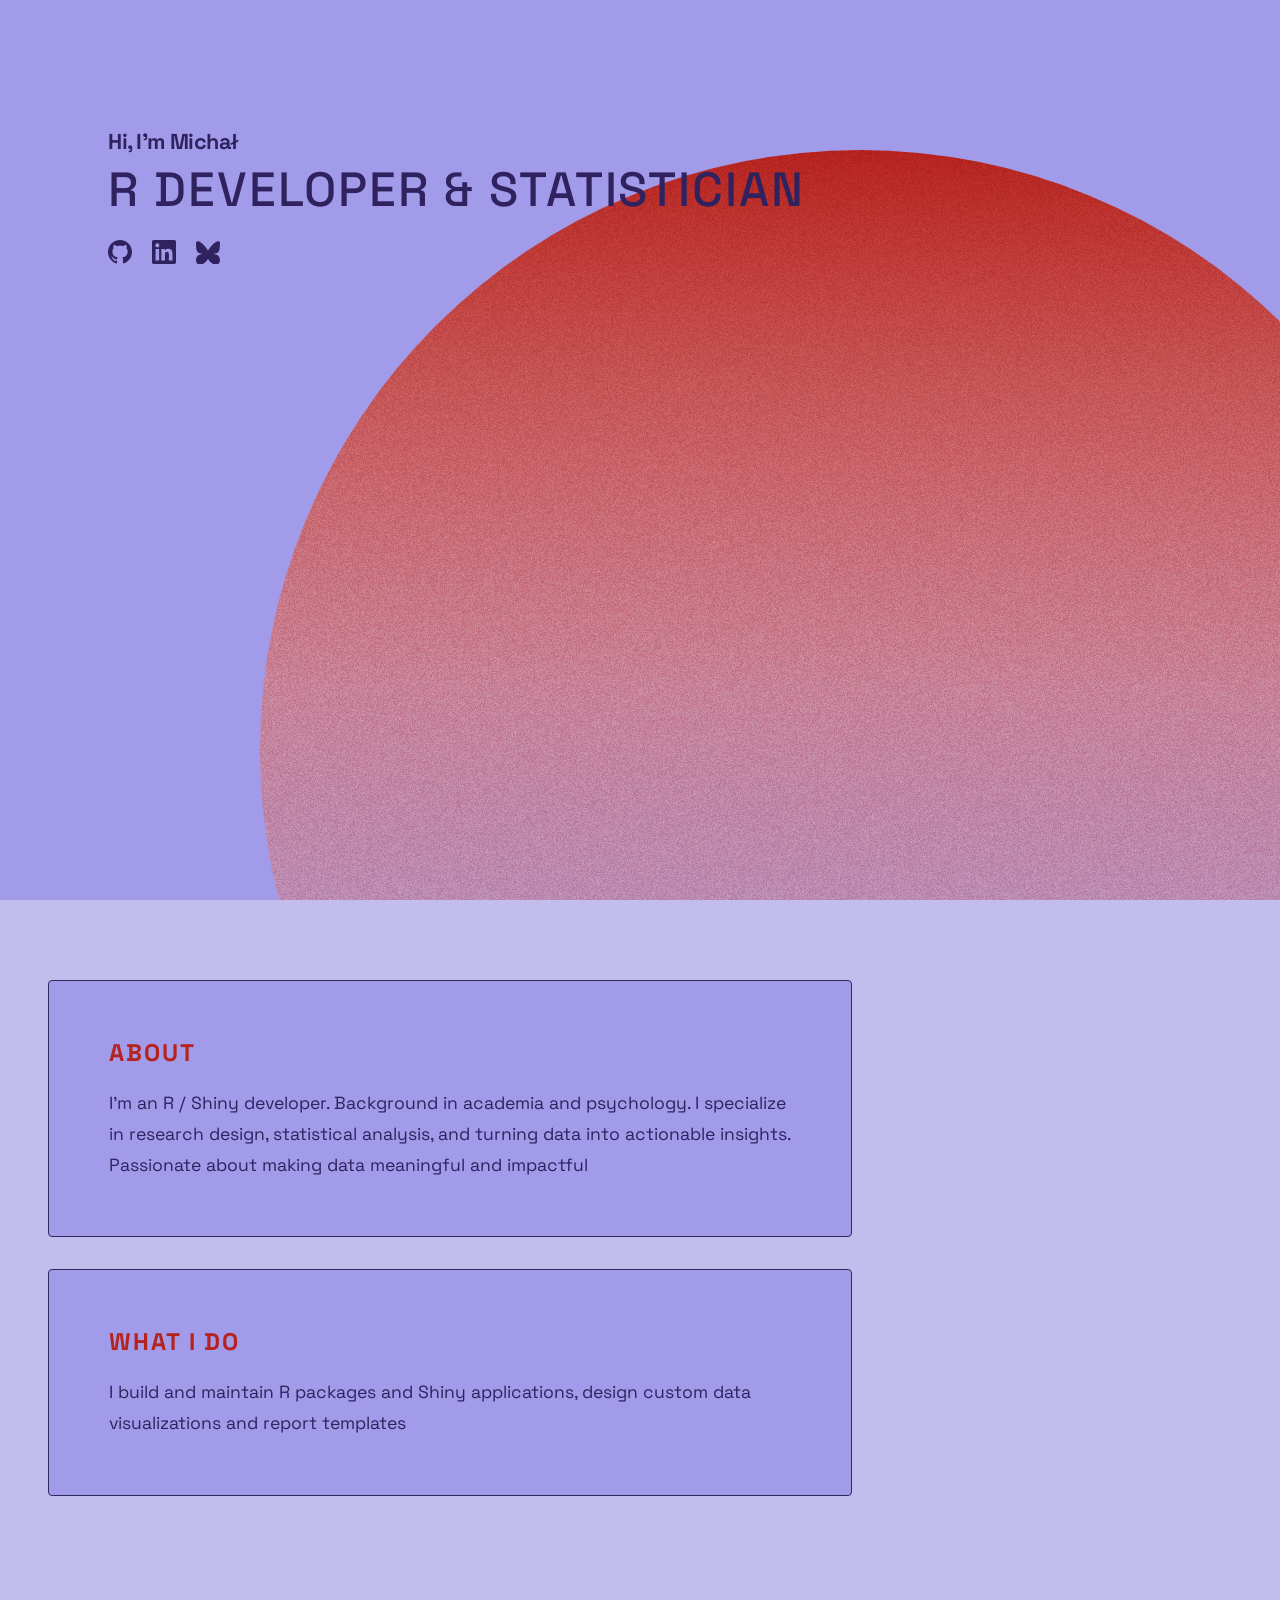
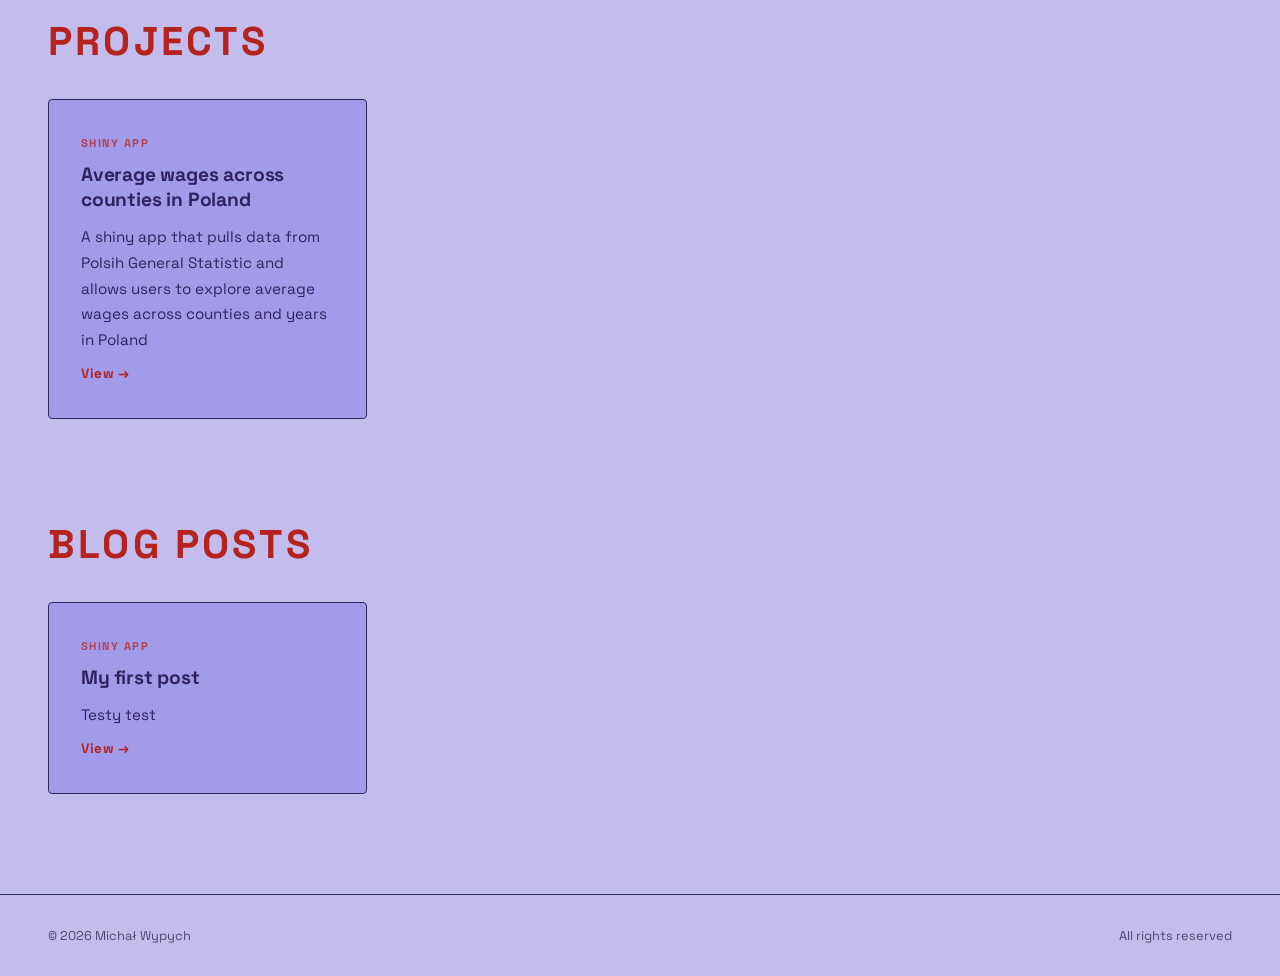
<file: index.html>
<!DOCTYPE html>
<html lang="en">
    <head>
        <meta charset="UTF-8">
        <meta name="viewport" content="width=device-width, initial-scale=1.0">
        <title>Michał — R Developer</title>
        <link rel="preconnect" href="https://fonts.googleapis.com">
        <link rel="preconnect" href="https://fonts.gstatic.com" crossorigin>
        <link href="https://fonts.googleapis.com/css2?family=Space+Grotesk:wght@400;500;700&display=swap" rel="stylesheet">
        <link rel="stylesheet" href="style/style.css">
    </head>

    <body>
        <canvas id="bg-canvas"></canvas>

        <section id="hero">
            <div id="card">
                <div id="card-body">
                    <div id="description">
                        <p class="name">Hi, I'm Michał</p>
                        <p class="subtitle">R Developer &amp; Statistician</p>
                    </div>
                    <div id="social-links">
                        <!-- GitHub -->
                        <a href="https://github.com/mic-wypych" target="" rel="noopener noreferrer" aria-label="GitHub">
                            <svg viewBox="0 0 24 24" xmlns="http://www.w3.org/2000/svg" fill="currentColor">
                                <path d="M12 0C5.37 0 0 5.37 0 12c0 5.31 3.435 9.795 8.205 11.385.6.105.825-.255.825-.57 0-.285-.015-1.23-.015-2.235-3.015.555-3.795-.735-4.035-1.41-.135-.345-.72-1.41-1.23-1.695-.42-.225-1.02-.78-.015-.795.945-.015 1.62.87 1.845 1.23 1.08 1.815 2.805 1.305 3.495.99.105-.78.42-1.305.765-1.605-2.67-.3-5.46-1.335-5.46-5.925 0-1.305.465-2.385 1.23-3.225-.12-.3-.54-1.53.12-3.18 0 0 1.005-.315 3.3 1.23.96-.27 1.98-.405 3-.405s2.04.135 3 .405c2.295-1.56 3.3-1.23 3.3-1.23.66 1.65.24 2.88.12 3.18.765.84 1.23 1.905 1.23 3.225 0 4.605-2.805 5.625-5.475 5.925.435.375.81 1.095.81 2.22 0 1.605-.015 2.895-.015 3.3 0 .315.225.69.825.57A12.02 12.02 0 0 0 24 12c0-6.63-5.37-12-12-12z"/>
                            </svg>
                        </a>
                        <!-- LinkedIn -->
                        <a href="https://www.linkedin.com/in/micha%C5%82-wypych-328968251/" target="" rel="noopener noreferrer" aria-label="LinkedIn">
                            <svg viewBox="0 0 24 24" xmlns="http://www.w3.org/2000/svg" fill="currentColor">
                                <path d="M20.447 20.452h-3.554v-5.569c0-1.328-.027-3.037-1.852-3.037-1.853 0-2.136 1.445-2.136 2.939v5.667H9.351V9h3.414v1.561h.046c.477-.9 1.637-1.85 3.37-1.85 3.601 0 4.267 2.37 4.267 5.455v6.286zM5.337 7.433a2.062 2.062 0 0 1-2.063-2.065 2.064 2.064 0 1 1 2.063 2.065zm1.782 13.019H3.555V9h3.564v11.452zM22.225 0H1.771C.792 0 0 .774 0 1.729v20.542C0 23.227.792 24 1.771 24h20.451C23.2 24 24 23.227 24 22.271V1.729C24 .774 23.2 0 22.222 0h.003z"/>
                            </svg>
                        </a>
                        <!-- Bluesky -->
                        <a href="https://bsky.app/profile/mwypych.bsky.social" target="_blank" rel="noopener noreferrer" aria-label="Bluesky">
                            <svg viewBox="0 0 24 24" xmlns="http://www.w3.org/2000/svg" fill="currentColor">
                                <path d="M12 10.8c-1.087-2.114-4.046-6.053-6.798-7.995C2.566.944 1.561 1.266.902 1.565.139 1.908 0 3.08 0 3.768c0 .69.378 5.65.624 6.479.826 2.951 3.746 3.474 6.574 3.383C4.118 14.015 0 15.29 0 20.55c0 3.843 3.241 3.843 4.52 3.843C9.57 24.393 12 18.87 12 18.87s2.43 5.523 7.48 5.523c1.279 0 4.52 0 4.52-3.843 0-5.26-4.118-6.535-7.198-6.92 2.828.091 5.748-.432 6.574-3.383.246-.828.624-5.79.624-6.479 0-.688-.139-1.86-.902-2.203-.659-.299-1.664-.621-4.3 1.24C16.046 4.747 13.087 8.686 12 10.8z"/>
                            </svg>
                        </a>
                    </div>
                </div>
            </div>
            <div id="scroll-hint">
                <span>scroll</span>
                <svg viewBox="0 0 24 24" fill="none" stroke="currentColor" stroke-width="2" stroke-linecap="round" stroke-linejoin="round">
                    <polyline points="6 9 12 15 18 9" transform="rotate(180,12,12)"/>
                </svg>
            </div>
        </section>

        <section id="sections">
            <div class="box">
                <h2>About</h2>
                <p>I’m an R / Shiny developer. Background in academia and psychology. I specialize in research design, statistical analysis, and turning data into actionable insights. Passionate about making data meaningful and impactful</p>
            </div>
            <div class="box">
                <h2>What I do</h2>
                <p>I build and maintain R packages and Shiny applications, design custom data visualizations and report templates</p>
            </div>
        </section>

        <section id="portfolio">
            <h2 id="portfolio-heading">Projects</h2>
            <div id="portfolio-grid">
                <div class="project-card">
                    <span class="project-tag">Shiny App</span>
                    <h3>Average wages across counties in Poland</h3>
                    <p>A shiny app that pulls data from Polsih General Statistic and allows users to explore average wages across counties and years in Poland</p>
                    <a href="https://micwypych-guswages.share.connect.posit.cloud/" class="project-link" target="_blank" rel="noopener noreferrer">View →</a>
                </div>
            </div>
        </section>

        <section id="blog">
            <h2 id="blog-heading">Blog Posts</h2>
            <div id="blog-grid">
                <div class="project-card">
                    <span class="project-tag">Shiny App</span>
                    <h3>My first post</h3>
                    <p>Testy test</p>
                    <a href="" class="project-link" target="_blank" rel="noopener noreferrer">View →</a>
                </div>
            </div>
        </section>

        <footer id="site-footer">
            <p>© 2026 Michał Wypych</p>
            <p>All rights reserved</p>
        </footer>

        <script src="resources/script.js"></script>
    </body>
</html>
</file>
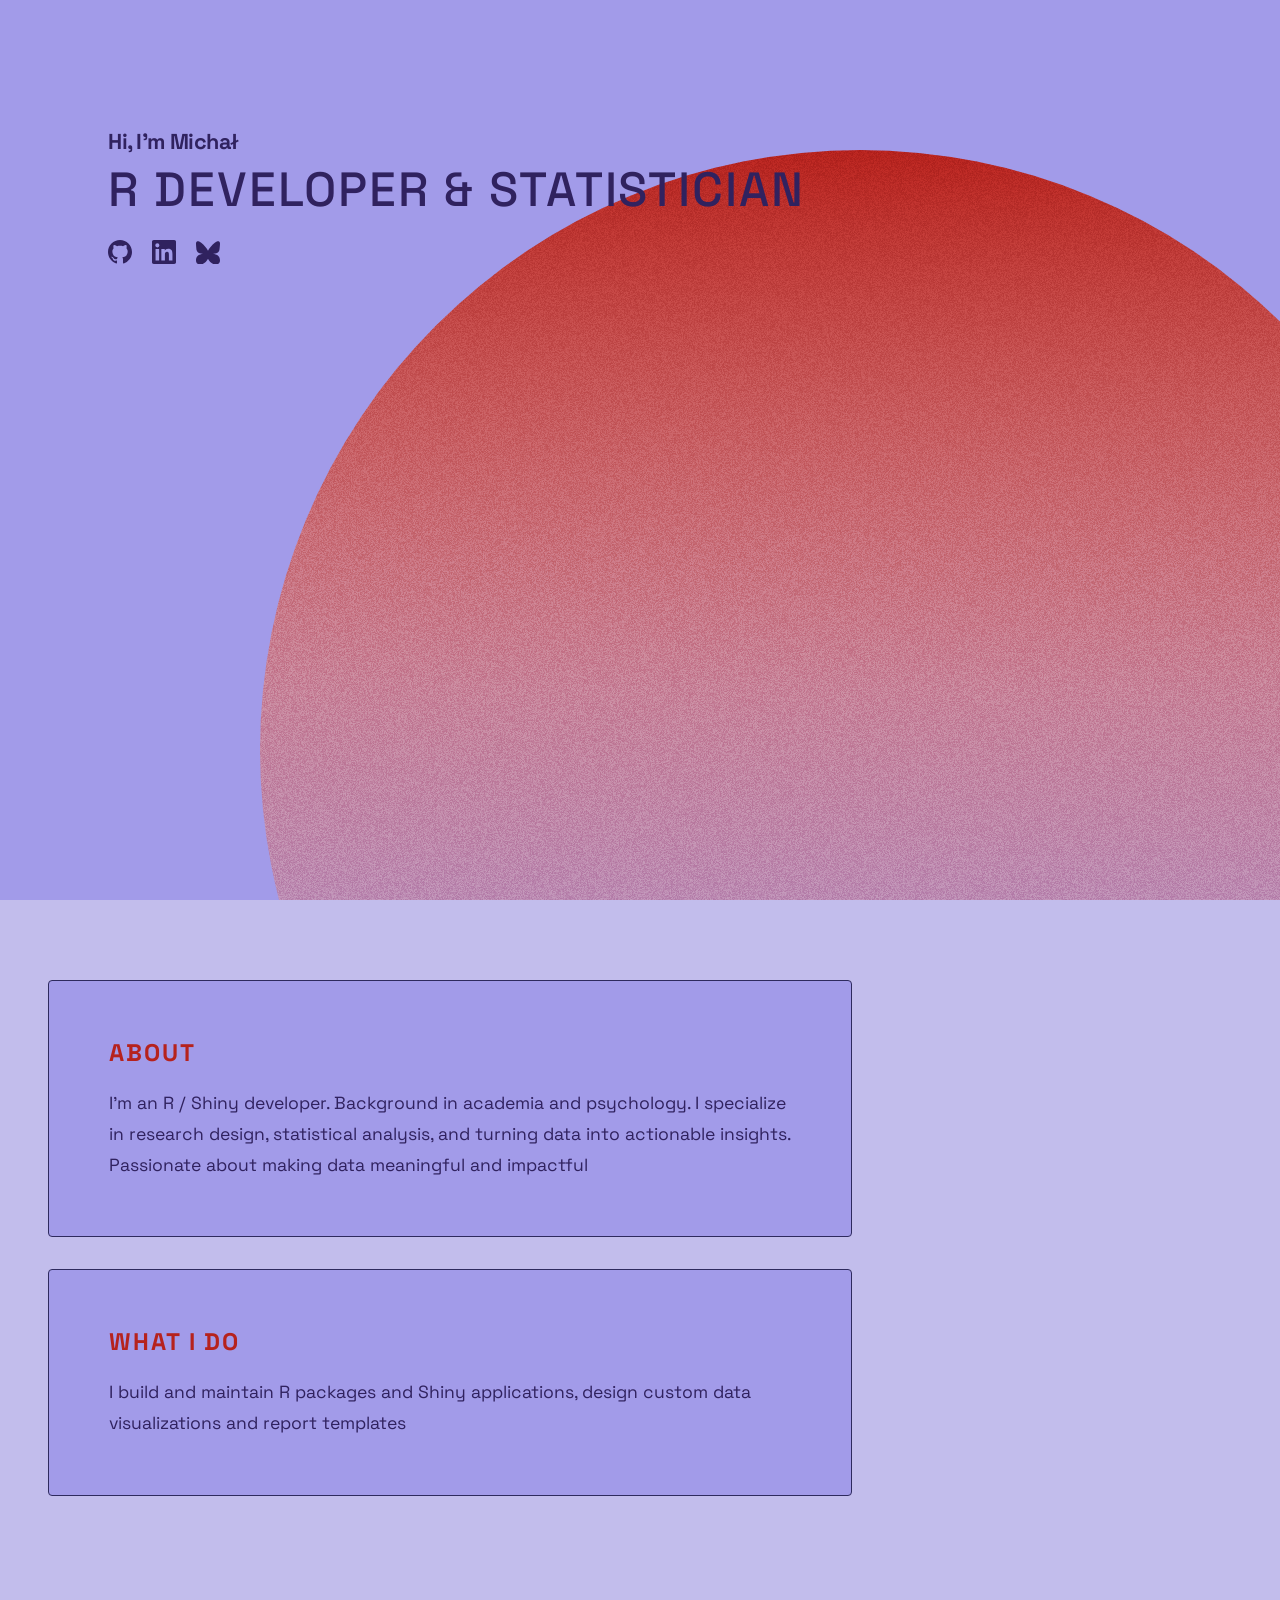
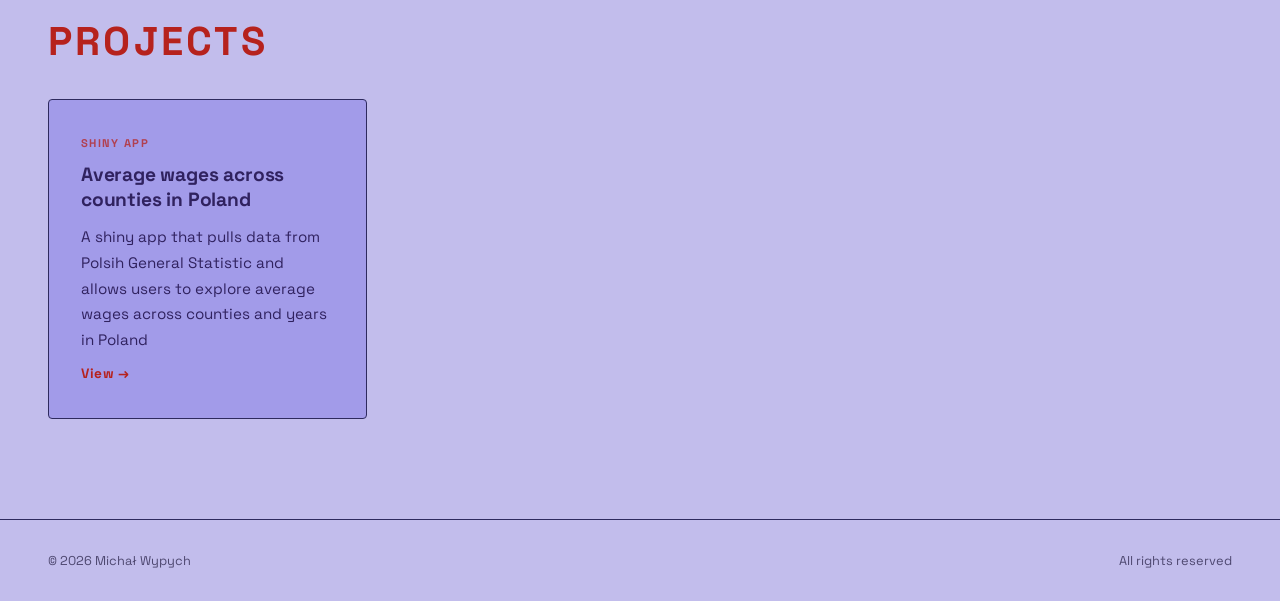
<file: intex.html>
<!DOCTYPE html>
<html lang="en">
    <head>
        <meta charset="UTF-8">
        <meta name="viewport" content="width=device-width, initial-scale=1.0">
        <title>Michał — R Developer</title>
        <link rel="preconnect" href="https://fonts.googleapis.com">
        <link rel="preconnect" href="https://fonts.gstatic.com" crossorigin>
        <link href="https://fonts.googleapis.com/css2?family=Space+Grotesk:wght@400;500;700&display=swap" rel="stylesheet">
        <link rel="stylesheet" href="style/style.css">
    </head>

    <body>
        <canvas id="bg-canvas"></canvas>

        <section id="hero">
            <div id="card">
                <div id="card-body">
                    <div id="description">
                        <p class="name">Hi, I'm Michał</p>
                        <p class="subtitle">R Developer &amp; Statistician</p>
                    </div>
                    <div id="social-links">
                        <!-- GitHub -->
                        <a href="https://github.com/mic-wypych" target="" rel="noopener noreferrer" aria-label="GitHub">
                            <svg viewBox="0 0 24 24" xmlns="http://www.w3.org/2000/svg" fill="currentColor">
                                <path d="M12 0C5.37 0 0 5.37 0 12c0 5.31 3.435 9.795 8.205 11.385.6.105.825-.255.825-.57 0-.285-.015-1.23-.015-2.235-3.015.555-3.795-.735-4.035-1.41-.135-.345-.72-1.41-1.23-1.695-.42-.225-1.02-.78-.015-.795.945-.015 1.62.87 1.845 1.23 1.08 1.815 2.805 1.305 3.495.99.105-.78.42-1.305.765-1.605-2.67-.3-5.46-1.335-5.46-5.925 0-1.305.465-2.385 1.23-3.225-.12-.3-.54-1.53.12-3.18 0 0 1.005-.315 3.3 1.23.96-.27 1.98-.405 3-.405s2.04.135 3 .405c2.295-1.56 3.3-1.23 3.3-1.23.66 1.65.24 2.88.12 3.18.765.84 1.23 1.905 1.23 3.225 0 4.605-2.805 5.625-5.475 5.925.435.375.81 1.095.81 2.22 0 1.605-.015 2.895-.015 3.3 0 .315.225.69.825.57A12.02 12.02 0 0 0 24 12c0-6.63-5.37-12-12-12z"/>
                            </svg>
                        </a>
                        <!-- LinkedIn -->
                        <a href="https://www.linkedin.com/in/micha%C5%82-wypych-328968251/" target="" rel="noopener noreferrer" aria-label="LinkedIn">
                            <svg viewBox="0 0 24 24" xmlns="http://www.w3.org/2000/svg" fill="currentColor">
                                <path d="M20.447 20.452h-3.554v-5.569c0-1.328-.027-3.037-1.852-3.037-1.853 0-2.136 1.445-2.136 2.939v5.667H9.351V9h3.414v1.561h.046c.477-.9 1.637-1.85 3.37-1.85 3.601 0 4.267 2.37 4.267 5.455v6.286zM5.337 7.433a2.062 2.062 0 0 1-2.063-2.065 2.064 2.064 0 1 1 2.063 2.065zm1.782 13.019H3.555V9h3.564v11.452zM22.225 0H1.771C.792 0 0 .774 0 1.729v20.542C0 23.227.792 24 1.771 24h20.451C23.2 24 24 23.227 24 22.271V1.729C24 .774 23.2 0 22.222 0h.003z"/>
                            </svg>
                        </a>
                        <!-- Bluesky -->
                        <a href="https://bsky.app/profile/mwypych.bsky.social" target="_blank" rel="noopener noreferrer" aria-label="Bluesky">
                            <svg viewBox="0 0 24 24" xmlns="http://www.w3.org/2000/svg" fill="currentColor">
                                <path d="M12 10.8c-1.087-2.114-4.046-6.053-6.798-7.995C2.566.944 1.561 1.266.902 1.565.139 1.908 0 3.08 0 3.768c0 .69.378 5.65.624 6.479.826 2.951 3.746 3.474 6.574 3.383C4.118 14.015 0 15.29 0 20.55c0 3.843 3.241 3.843 4.52 3.843C9.57 24.393 12 18.87 12 18.87s2.43 5.523 7.48 5.523c1.279 0 4.52 0 4.52-3.843 0-5.26-4.118-6.535-7.198-6.92 2.828.091 5.748-.432 6.574-3.383.246-.828.624-5.79.624-6.479 0-.688-.139-1.86-.902-2.203-.659-.299-1.664-.621-4.3 1.24C16.046 4.747 13.087 8.686 12 10.8z"/>
                            </svg>
                        </a>
                    </div>
                </div>
            </div>
            <div id="scroll-hint">
                <span>scroll</span>
                <svg viewBox="0 0 24 24" fill="none" stroke="currentColor" stroke-width="2" stroke-linecap="round" stroke-linejoin="round">
                    <polyline points="6 9 12 15 18 9" transform="rotate(180,12,12)"/>
                </svg>
            </div>
        </section>

        <section id="sections">
            <div class="box">
                <h2>About</h2>
                <p>I’m an R / Shiny developer. Background in academia and psychology. I specialize in research design, statistical analysis, and turning data into actionable insights. Passionate about making data meaningful and impactful</p>
            </div>
            <div class="box">
                <h2>What I do</h2>
                <p>I build and maintain R packages and Shiny applications, design custom data visualizations and report templates</p>
            </div>
        </section>

        <section id="portfolio">
            <h2 id="portfolio-heading">Projects</h2>
            <div id="portfolio-grid">
                <div class="project-card">
                    <span class="project-tag">Shiny App</span>
                    <h3>Average wages across counties in Poland</h3>
                    <p>A shiny app that pulls data from Polsih General Statistic and allows users to explore average wages across counties and years in Poland</p>
                    <a href="https://micwypych-guswages.share.connect.posit.cloud/" class="project-link" target="_blank" rel="noopener noreferrer">View →</a>
                </div>
            </div>
        </section>

        <footer id="site-footer">
            <p>© 2026 Michał Wypych</p>
            <p>All rights reserved</p>
        </footer>

        <script src="resources/script.js"></script>
    </body>
</html>
</file>
<file: style/style.css>
/* ── Reset & base ──────────────────────────────────── */
*, *::before, *::after {
    box-sizing: border-box;
    margin: 0;
    padding: 0;
}

body {
    font-family: 'Space Grotesk', sans-serif;
    background: #c2bdecff;
    overflow-x: hidden;
}

/* ── Hero (first viewport) ──────────────────────────── */
#hero {
    height: 100vh;
    display: flex;
    align-items: flex-start;
    justify-content: flex-start;
    padding: 48px;
    position: relative;
    z-index: 1;
}

/* ── Scroll hint ────────────────────────────────────── */
#scroll-hint {
    position: absolute;
    bottom: 36px;
    left: 50%;
    display: flex;
    flex-direction: column;
    align-items: center;
    gap: 6px;
    color: #30225fff;
    opacity: 0.75;
    animation: bounce 2s ease-in-out infinite;
    transition: opacity 0.5s ease;
}

#scroll-hint.hidden {
    opacity: 0 !important;
    pointer-events: none;
    animation: none;
}

#scroll-hint span {
    font-size: 0.7rem;
    font-weight: 500;
    letter-spacing: 0.12em;
    text-transform: uppercase;
}

#scroll-hint svg {
    width: 20px;
    height: 20px;
}

@keyframes bounce {
    0%, 100% { transform: translateX(-50%) translateY(0); }
    50%       { transform: translateX(-50%) translateY(6px); }
}

/* ── Content sections ───────────────────────────────── */
#sections {
    position: relative;
    z-index: 1;
    padding: 80px 48px 120px;
    display: flex;
    flex-direction: column;
    gap: 32px;
    max-width: min(900px, calc(100vw - 96px));
}

.box {
    border: 1px solid #2e2a5e;
    background: #a29be9ff;
    border-radius: 4px;
    padding: 56px 60px;
}

.box h2 {
    font-size: 1.5rem;
    font-weight: 700;
    color: rgba(182, 34, 29, 1);
    text-transform: uppercase;
    letter-spacing: 0.08em;
    margin-bottom: 20px;
}

.box p {
    font-size: 1.1rem;
    color: #30225fff;
    line-height: 1.75;
}

/* ── Portfolio section ──────────────────────────────── */
#portfolio {
    position: relative;
    z-index: 1;
    padding: 0 48px 100px;
    max-width: min(1100px, calc(100vw - 96px));
}

#portfolio-heading {
    font-size: 2.5rem;
    font-weight: 700;
    color: rgba(182, 34, 29, 1);
    text-transform: uppercase;
    letter-spacing: 0.08em;
    margin-bottom: 32px;
}

#portfolio-grid {
    display: grid;
    grid-template-columns: repeat(3, 1fr);
    gap: 24px;
}

#blog {
    position: relative;
    z-index: 1;
    padding: 0 48px 100px;
    max-width: min(1100px, calc(100vw - 96px));
}

#blog-heading {
    font-size: 2.5rem;
    font-weight: 700;
    color: rgba(182, 34, 29, 1);
    text-transform: uppercase;
    letter-spacing: 0.08em;
    margin-bottom: 32px;
}

#blog-grid {
    display: grid;
    grid-template-columns: repeat(3, 1fr);
    gap: 24px;
}


.project-card {
    border: 1px solid #2e2a5e;
    background: #a29be9ff;
    border-radius: 4px;
    padding: 36px 32px;
    display: flex;
    flex-direction: column;
    gap: 12px;
}

.project-tag {
    font-size: 0.7rem;
    font-weight: 700;
    letter-spacing: 0.12em;
    text-transform: uppercase;
    color: rgba(182, 34, 29, 1);
    opacity: 0.75;
}

.project-card h3 {
    font-size: 1.2rem;
    font-weight: 700;
    color: #30225fff;
    letter-spacing: -0.01em;
}

.project-card p {
    font-size: 0.95rem;
    color: #30225fff;
    line-height: 1.7;
    flex: 1;
}

.project-link {
    font-size: 0.85rem;
    font-weight: 700;
    color: rgba(182, 34, 29, 1);
    text-decoration: none;
    letter-spacing: 0.04em;
    transition: opacity 0.2s ease;
    align-self: flex-start;
}

.project-link:hover {
    opacity: 0.7;
}

/* ── Footer ─────────────────────────────────────────── */
#site-footer {
    position: relative;
    z-index: 1;
    padding: 32px 48px;
    border-top: 1px solid #2e2a5e;
    display: flex;
    justify-content: space-between;
    align-items: center;
    font-size: 0.8rem;
    color: #4e4870;
}

/* ── Animated background canvas ────────────────────── */
#bg-canvas {
    position: fixed;
    inset: 0;
    width: 100%;
    height: 100%;
    z-index: 0;
}

/* ── Card (no box — bare layout) ───────────────────── */
#card {
    position: relative;
    z-index: 1;
    margin-top: 80px;
    margin-left: 60px;
}

#card-body {
    display: flex;
    flex-direction: column;
    align-items: flex-start;
    gap: 16px;
}

/* ── Profile photo ──────────────────────────────────── */
#profile-photo {
    width: 110px;
    height: 110px;
    border-radius: 50%;
    border: 2px solid rgba(182, 34, 29, 1);
    overflow: hidden;
    flex-shrink: 0;
    background: #a29be9ff;
}

#profile-photo img {
    width: 100%;
    height: 100%;
    object-fit: cover;
    display: block;
}

/* ── Text ───────────────────────────────────────────── */
#description {
    text-align: left;
}

#description .name {
    font-size: 1.35rem;
    font-weight: 700;
    color: #30225fff;
    letter-spacing: -0.02em;
}

#description .subtitle {
    font-size: 3rem;
    font-weight: 500;
    color: #30225fff;
    margin-top: 4px;
    letter-spacing: 0.04em;
    text-transform: uppercase;
}

/* ── Social links ───────────────────────────────────── */
#social-links {
    display: flex;
    gap: 20px;
    align-items: center;
    margin-top: 4px;
    justify-content: flex-start;
}

#social-links a {
    color: #30225fff;
    display: flex;
    align-items: center;
    justify-content: center;
    transition: color 0.2s ease, transform 0.2s ease;
}

#social-links a:hover {
    color: rgba(182, 34, 29, 1);
    transform: translateY(-3px);
}

#social-links svg {
    width: 24px;
    height: 24px;
}
</file>
